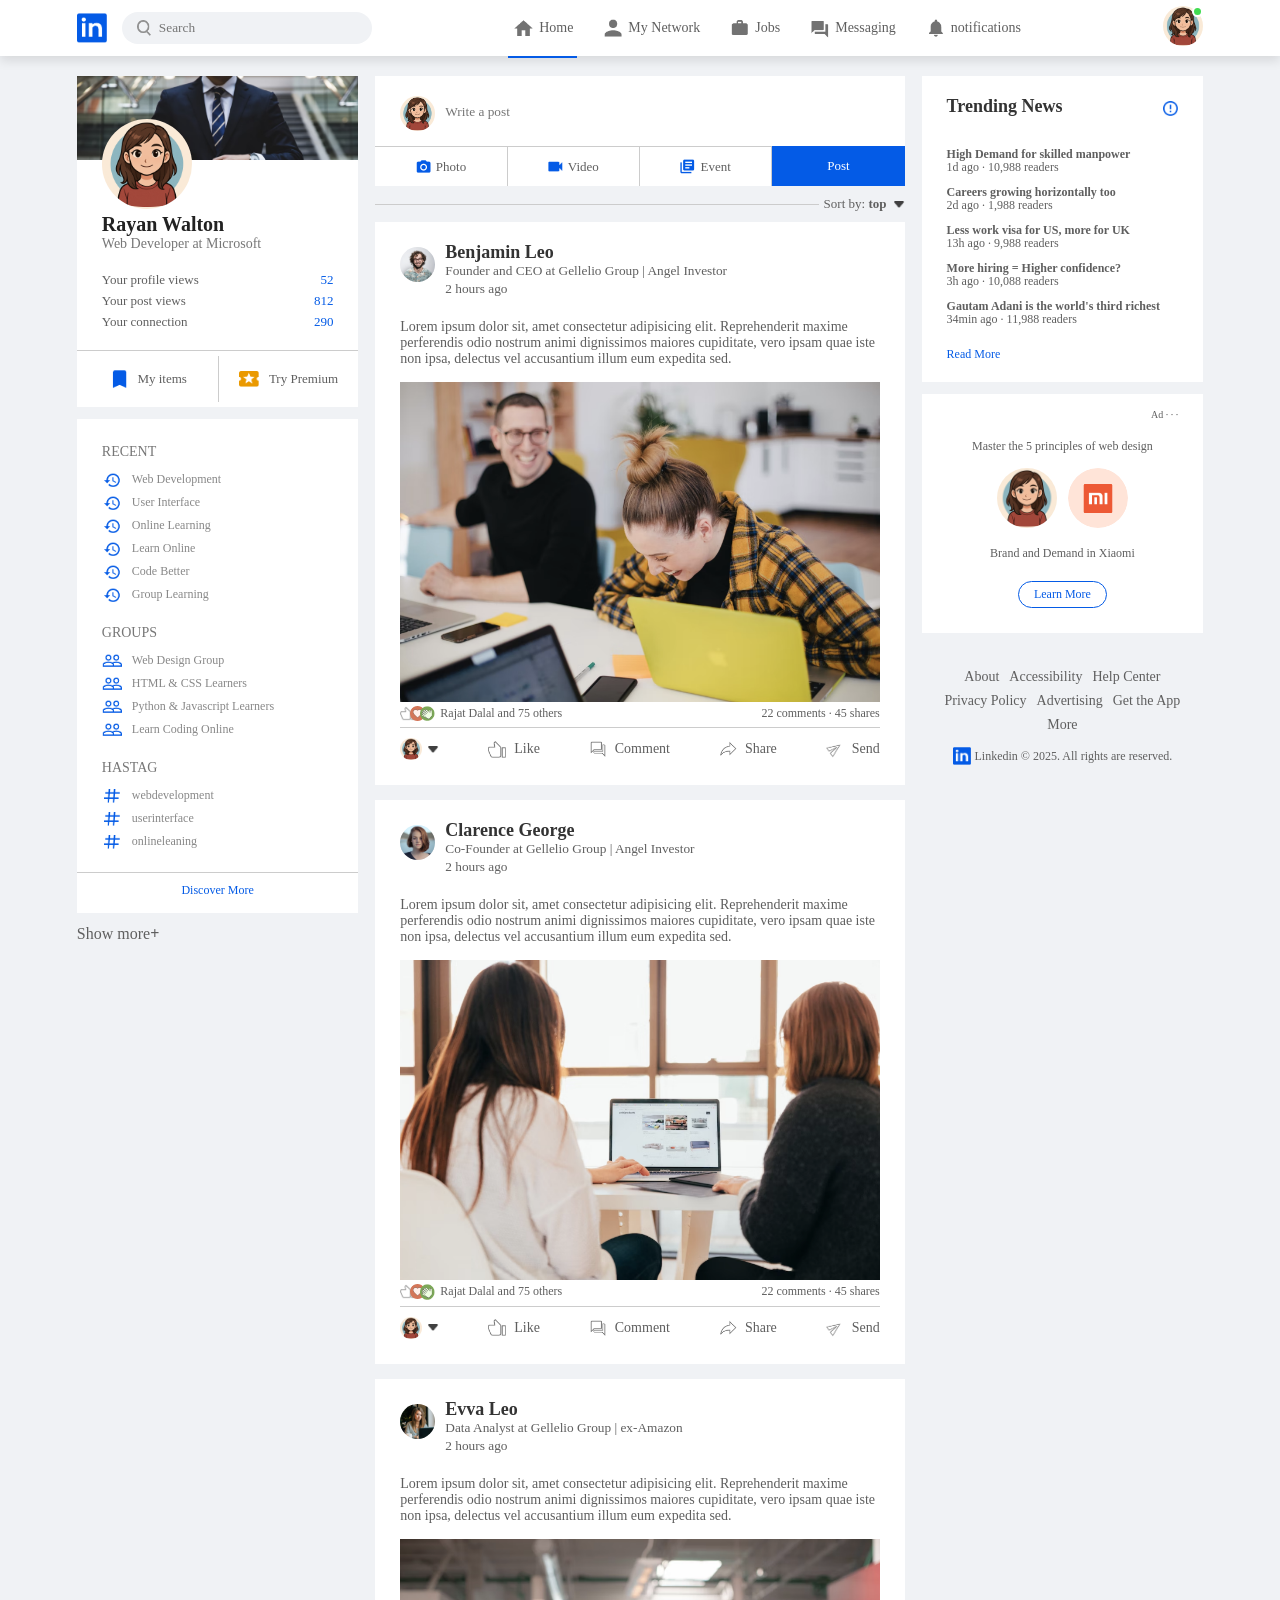
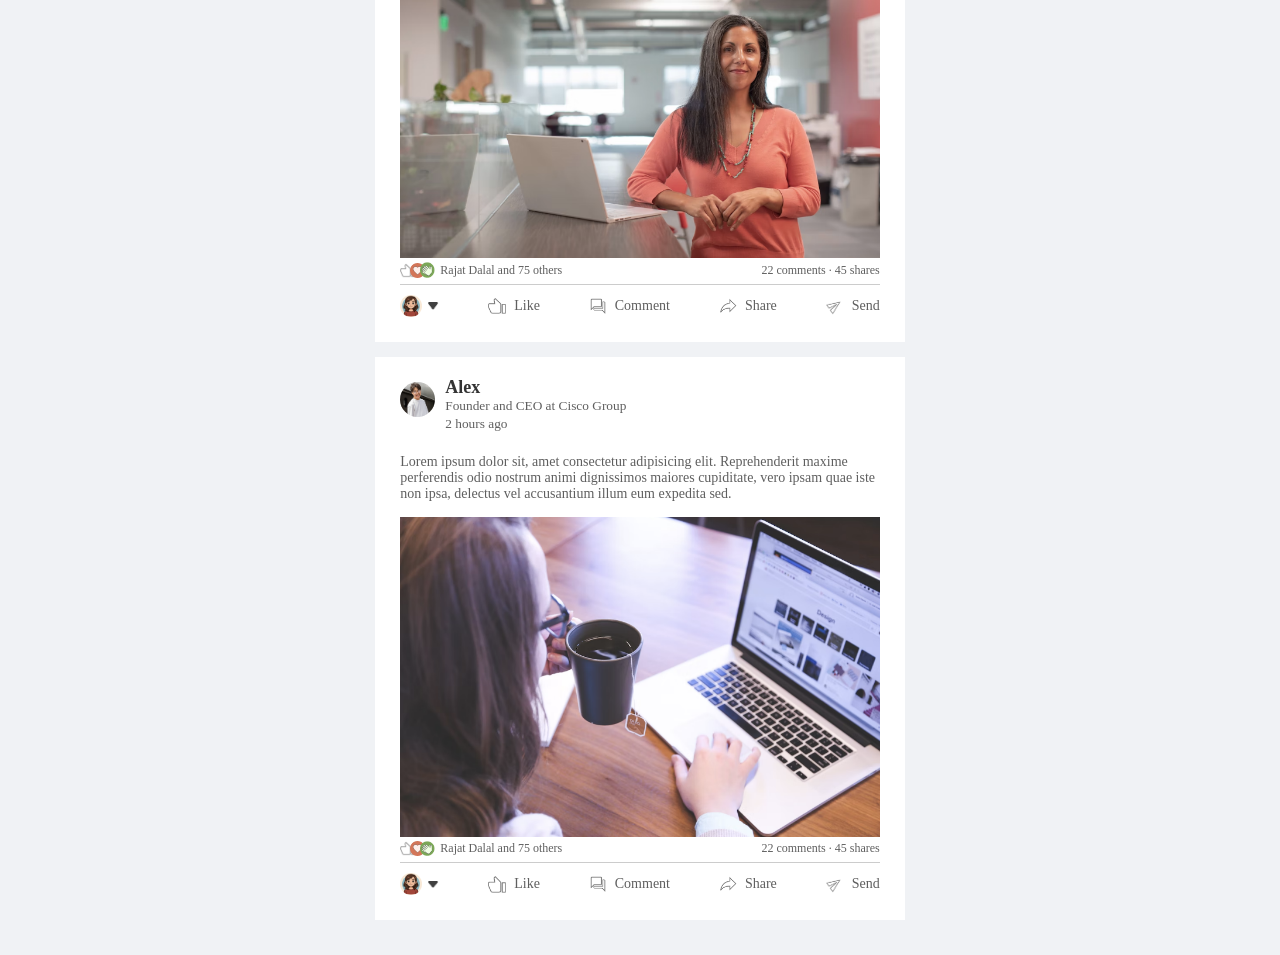
<file: HTML/index.html>
<!DOCTYPE html>
<html lang="en">
<head>
    <meta charset="UTF-8">
    <meta name="viewport" content="width=device-width, initial-scale=1.0">
    <title>linkedin-page</title>
    <link rel="stylesheet" href="../CSS/style.css">
</head>
<body>
    <nav class="navbar">
        <div class="navbar-left">
            <a href="index.html" class="logo"><img src="../images/logo.png" alt="LinkedIn Logo">
            </a>
            <div class="search-box">
                <img src="../images/search.png">
                <input type="text" placeholder="Search">
            </div>


        </div>
        <div class="navbar-center">
            <ul>
                <li><a href="#" class="active-link" ><img src="../images/home.png"><span>Home</span></a></li>
                <li><a href="#" ><img src="../images/network.png"><span>My Network</span></a></li>
                <li><a href="#" ><img src="../images/jobs.png"><span>Jobs</span></a></li>
                <li><a href="#" ><img src="../images/message.png"><span>Messaging</span></a></li>
                <li><a href="#" ><img src="../images/notification.png"><span>notifications</span></a></li>
            </ul>
        </div>
        <div class="navbar-right">
            <div class="online">
                <img src=../images/user-1.png class="nav-profile-img" onclick="toggleMenu()">
            </div>
           </div>
<!-- ----------------------------profile-dropdown-menu------------------------------ -->
<div class="profile-menu-wrap" id="profileMenu">
    <div class="profile-menu">
        <div class="user-info">
            <img src="../images/user-1.png">
            <div><h3>Rayan Walton</h3>
                <a href="../HTML/profile.html">See your profile</a></div>
        </div>
        <hr>
        <a href="#" class="profile-menu-link">
            <img src="../images/feedback.png" alt="">
            <p>Give Feedback</p>
            <span>></span>
        </a>
        <a href="#" class="profile-menu-link">
            <img src="../images/setting.png" alt="">
            <p>Settings & Privacy</p>
            <span>></span>
        </a>
    
        <a href="#" class="profile-menu-link">
            <img src="../images/help.png" alt="">
            <p>Help & Support</p>
            <span>></span>
        </a>
    
        <a href="#" class="profile-menu-link">
            <img src="../images/display.png" alt="">
            <p>Display & Accessibility</p>
            <span>></span>
        </a>
        <a href="#" class="profile-menu-link">
            <img src="../images/logout.png" alt="">
            <p>Logout</p>
            <span>></span>
        </a>
    
    
    </div>
</div>












    </nav>
    <!-- ------navbar-end----- -->
     <div class="container">
        <!-- ---------left-sidebar------------ -->
        <div class="left-sidebar">
            <div class="sidebar-profile-box">
                <img src="../images/cover-pic.png" width="100%">
                <div class="sidebar-profile-info">
                    <img src="../images/user-1.png">
                    <h1>Rayan Walton</h1>
                    <h3>Web Developer at Microsoft</h3>
                    <ul>
                        <li>Your profile views<span>52</span></li>
                        <li>Your post views <span>812</span></li>
                        <li>Your connection <span>290</span></li>
                    </ul>
                </div>
                <div class="sidebar-profile-link">
                    <a href="#"><img src="../images/items.png">My items</a>
                    <a href="#"><img src="../images/premium.png">Try Premium</a>
                </div>
            </div>
            <div class="sidebar-activity" id="sidebarActivity">
                <h3>RECENT</h3>
                <a href="#"><img src="../images/recent.png" >Web Development</a>
                <a href="#"><img src="../images/recent.png" >User Interface</a>
                <a href="#"><img src="../images/recent.png" >Online Learning</a>
                <a href="#"><img src="../images/recent.png" >Learn Online</a>
                <a href="#"><img src="../images/recent.png" >Code Better</a>
                <a href="#"><img src="../images/recent.png" >Group Learning</a>
                <h3>GROUPS</h3>
                <a href="#"><img src="../images/group.png" >Web Design Group</a>
                <a href="#"><img src="../images/group.png" >HTML & CSS Learners</a>
                <a href="#"><img src="../images/group.png" >Python & Javascript Learners</a>
                <a href="#"><img src="../images/group.png" >Learn Coding Online</a>
                <h3>HASTAG</h3>
                <a href="#"><img src="../images/hashtag.png" >webdevelopment</a>
                <a href="#"><img src="../images/hashtag.png" >userinterface</a>
                <a href="#"><img src="../images/hashtag.png" >onlineleaning</a>
                <div class="discover-more-link">
                    <a href="#">Discover More</a>
                </div>
            </div>
            <p id="showMoreLink" onclick="toggleActivity()"> Show more<b>+</b></p>
        </div>
        <!-- -----------------main-content---------------- -->
        <div class="main-content">
      <div class="create-post">
        <div class="create-post-input">
            <img src="../images/user-1.png">
            <textarea rows="2" placeholder="Write a post"></textarea>
        </div>
        <div class="create-post-link">
            <li><img src="../images/photo.png">Photo</li>
            <li><img src="../images/video.png">Video</li>
            <li><img src="../images/event.png">Event</li>
            <li class="list">Post</li>
        </div>
      </div>
      <div class="sort-by">
        <hr>
        <p>Sort by: <span>top <img src="../images/down-arrow.png"></span></p>
    </div>
    <div class="post">
        <div class="post-author">
            <img src="../images/user-2.png" >
            <div>
                <h1>Benjamin Leo</h1>
                <small>Founder and CEO at Gellelio Group | Angel Investor</small>
                <small>2 hours ago</small>
            </div>
        </div>
        <p>Lorem ipsum dolor sit, amet consectetur adipisicing elit. Reprehenderit maxime perferendis odio nostrum animi dignissimos maiores cupiditate, vero ipsam quae iste non ipsa, delectus vel accusantium illum eum expedita sed.</p>
        <img src="../images/post-image-1.png" width="100%">
        <div class="post-stats">
            <div>
                <img src="../images/thumbsup.png">
                <img src="../images/love.png">
                <img src="../images/clap.png">
                <span class="liked-users">Rajat Dalal and 75 others</span>
            </div>
            <div>
                <span>
                    22 comments &middot; 45 shares
                </span>
            </div>
        </div>
        <div class="post-activity">
            <div> 
                <img src="../images/user-1.png" class="post-activity-user-icon">
                <img src="../images/down-arrow.png" class="post-activity-arrow-icon">
            </div>
           
        <div class="post-activity-link">
            <img src="../images/like.png" alt="">
            <span>Like</span>
        </div>
        <div class="post-activity-link">
            <img src="../images/comment.png" alt="">
            <span>Comment</span>
        </div>
        <div class="post-activity-link">
            <img src="../images/share.png" alt="">
            <span>Share</span>
        </div>
        <div class="post-activity-link">
            <img src="../images/send.png" alt="">
            <span>Send</span>
        </div>
    </div>
</div>
<!-- ----2nd post--- -->
 
<div class="post">
    <div class="post-author">
        <img src="../images/user-3.png" >
        <div>
            <h1>Clarence George</h1>
            <small>Co-Founder at Gellelio Group | Angel Investor</small>
            <small>2 hours ago</small>
        </div>
    </div>
    <p>Lorem ipsum dolor sit, amet consectetur adipisicing elit. Reprehenderit maxime perferendis odio nostrum animi dignissimos maiores cupiditate, vero ipsam quae iste non ipsa, delectus vel accusantium illum eum expedita sed.</p>
    <img src="../images/post-image-2.png" width="100%">
    <div class="post-stats">
        <div>
            <img src="../images/thumbsup.png">
            <img src="../images/love.png">
            <img src="../images/clap.png">
            <span class="liked-users">Rajat Dalal and 75 others</span>
        </div>
        <div>
            <span>
                22 comments &middot; 45 shares
            </span>
        </div>
    </div>
    <div class="post-activity">
        <div> 
            <img src="../images/user-1.png" class="post-activity-user-icon">
            <img src="../images/down-arrow.png" class="post-activity-arrow-icon">
        </div>
       
    <div class="post-activity-link">
        <img src="../images/like.png" alt="">
        <span>Like</span>
    </div>
    <div class="post-activity-link">
        <img src="../images/comment.png" alt="">
        <span>Comment</span>
    </div>
    <div class="post-activity-link">
        <img src="../images/share.png" alt="">
        <span>Share</span>
    </div>
    <div class="post-activity-link">
        <img src="../images/send.png" alt="">
        <span>Send</span>
    </div>
</div>
</div>

<!-- ------------p0st3------ -->
 
<div class="post">
    <div class="post-author">
        <img src="../images/user-4.png" >
        <div>
            <h1>Evva Leo</h1>
            <small>Data Analyst at Gellelio Group | ex-Amazon</small>
            <small>2 hours ago</small>
        </div>
    </div>
    <p>Lorem ipsum dolor sit, amet consectetur adipisicing elit. Reprehenderit maxime perferendis odio nostrum animi dignissimos maiores cupiditate, vero ipsam quae iste non ipsa, delectus vel accusantium illum eum expedita sed.</p>
    <img src="../images/post-image-3.png" width="100%">
    <div class="post-stats">
        <div>
            <img src="../images/thumbsup.png">
            <img src="../images/love.png">
            <img src="../images/clap.png">
            <span class="liked-users">Rajat Dalal and 75 others</span>
        </div>
        <div>
            <span>
                22 comments &middot; 45 shares
            </span>
        </div>
    </div>
    <div class="post-activity">
        <div> 
            <img src="../images/user-1.png" class="post-activity-user-icon">
            <img src="../images/down-arrow.png" class="post-activity-arrow-icon">
        </div>
       
    <div class="post-activity-link">
        <img src="../images/like.png" alt="">
        <span>Like</span>
    </div>
    <div class="post-activity-link">
        <img src="../images/comment.png" alt="">
        <span>Comment</span>
    </div>
    <div class="post-activity-link">
        <img src="../images/share.png" alt="">
        <span>Share</span>
    </div>
    <div class="post-activity-link">
        <img src="../images/send.png" alt="">
        <span>Send</span>
    </div>
</div>
</div>
<!-- -------------post4--------- -->
 
<div class="post">
    <div class="post-author">
        <img src="../images/user-5.png" >
        <div>
            <h1>Alex</h1>
            <small>Founder and CEO at Cisco Group </small>
            <small>2 hours ago</small>
        </div>
    </div>
    <p>Lorem ipsum dolor sit, amet consectetur adipisicing elit. Reprehenderit maxime perferendis odio nostrum animi dignissimos maiores cupiditate, vero ipsam quae iste non ipsa, delectus vel accusantium illum eum expedita sed.</p>
    <img src="../images/post-image-4.png" width="100%">
    <div class="post-stats">
        <div>
            <img src="../images/thumbsup.png">
            <img src="../images/love.png">
            <img src="../images/clap.png">
            <span class="liked-users">Rajat Dalal and 75 others</span>
        </div>
        <div>
            <span>
                22 comments &middot; 45 shares
            </span>
        </div>
    </div>
    <div class="post-activity">
        <div> 
            <img src="../images/user-1.png" class="post-activity-user-icon">
            <img src="../images/down-arrow.png" class="post-activity-arrow-icon">
        </div>
       
    <div class="post-activity-link">
        <img src="../images/like.png" alt="">
        <span>Like</span>
    </div>
    <div class="post-activity-link">
        <img src="../images/comment.png" alt="">
        <span>Comment</span>
    </div>
    <div class="post-activity-link">
        <img src="../images/share.png" alt="">
        <span>Share</span>
    </div>
    <div class="post-activity-link">
        <img src="../images/send.png" alt="">
        <span>Send</span>
    </div>
</div>
</div>
</div>

        <!-- -----------------right-sidebar------------ -->
        <div class="right-sidebar">
            <div class="sidebar-news">
                <img src="../images/more.png" class="info-icon">
                <h3>Trending News</h3>
                <a href="#">High Demand for skilled manpower</a>
                <span>1d ago &middot; 10,988 readers</span>

                <a href="#">Careers growing horizontally too</a>
                <span>2d ago &middot; 1,988 readers</span>

                <a href="#">Less work visa for US, more for UK</a>
                <span>13h ago &middot; 9,988 readers</span>

                <a href="#">More hiring = Higher confidence?</a>
                <span>3h ago &middot; 10,088 readers</span>

                <a href="#">Gautam Adani is the world's third richest</a>
                <span>34min ago &middot; 11,988 readers</span>

                <a href="#" class="read-more-link">Read More</a>

            </div>
            <div class="sidebar-ad">
                <small>Ad &middot; &middot; &middot;</small>
                <p>Master the 5 principles of web design</p>
                <div>
                    <img src="../images/user-1.png" >
                    <img src="../images/mi-logo.png" >
                </div>
                <b>Brand and Demand in Xiaomi</b>
                <a href="#" class="ad-link">Learn More</a>
            </div>
            <div class="sidebar-useful-links">
                <a href="#">About</a>
                <a href="#">Accessibility</a>
                <a href="#">Help Center</a>
                <a href="#">Privacy Policy</a>
                <a href="#">Advertising</a>
                <a href="#">Get the App</a>
                <a href="#">More</a>
                <div class="copyright-msg">
                    <img src="../images/logo.png">
                    <p>Linkedin &#169; 2025. All rights are reserved.</p>
                </div>
            </div>
        </div>
</div>



<script>
let profileMenu=document.getElementById("profileMenu");
function toggleMenu(){
    profileMenu.classList.toggle("open-menu")
}


</script>

<!-- <script>
    let sideActivity=document.getElementById("sidebarActivity");
let moreLink=document.getElementById("showMoreLink");

function toggleActivity(){
    sideActivity.classList.toggle("open-activity")
    
}
</script> -->

</body>
</html>
</file>
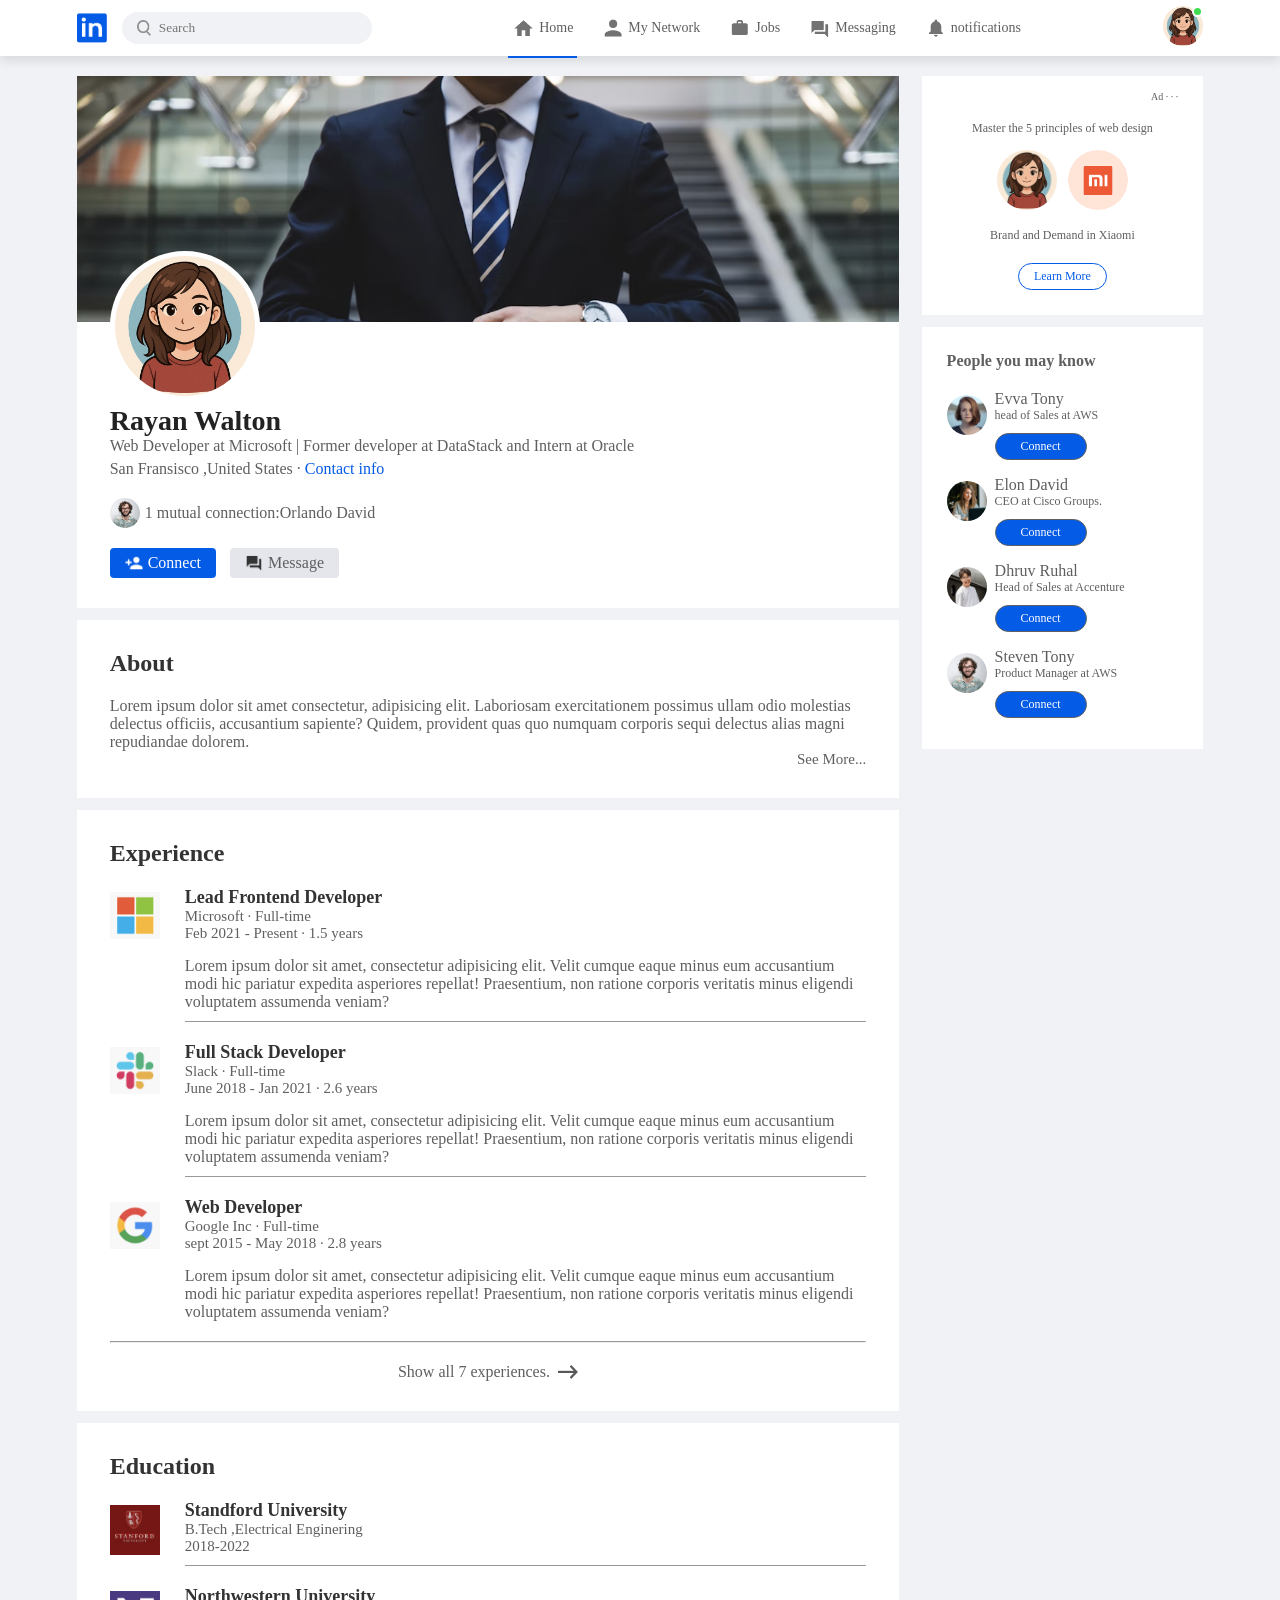
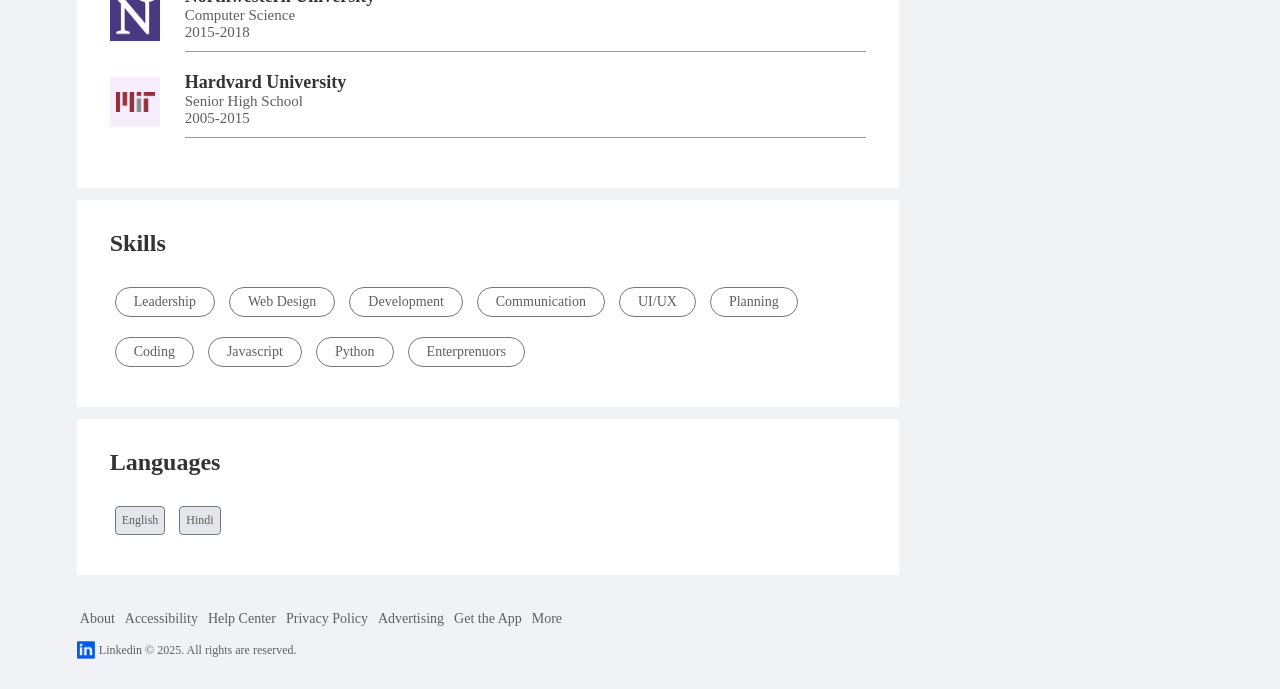
<file: HTML/profile.html>
<!DOCTYPE html>
<html lang="en">
<head>
    <meta charset="UTF-8">
    <meta name="viewport" content="width=device-width, initial-scale=1.0">
    <title>linkedin-page</title>
    <link rel="stylesheet" href="../CSS/style.css">
</head>
<body>
    <nav class="navbar">
        <div class="navbar-left">
            <a href="index.html" class="logo"><img src="../images/logo.png" alt="LinkedIn Logo">
            </a>
            <div class="search-box">
                <img src="../images/search.png">
                <input type="text" placeholder="Search">
            </div>


        </div>
        <div class="navbar-center">
            <ul>
                <li><a href="#" class="active-link" ><img src="../images/home.png"><span>Home</span></a></li>
                <li><a href="#" ><img src="../images/network.png"><span>My Network</span></a></li>
                <li><a href="#" ><img src="../images/jobs.png"><span>Jobs</span></a></li>
                <li><a href="#" ><img src="../images/message.png"><span>Messaging</span></a></li>
                <li><a href="#" ><img src="../images/notification.png"><span>notifications</span></a></li>
            </ul>
        </div>
        <div class="navbar-right">
            <div class="online">
                <img src=../images/user-1.png class="nav-profile-img" onclick="toggleMenu()">
            </div>
           </div>
<!-- ----------------------------profile-dropdown-menu------------------------------ -->
<div class="profile-menu-wrap" id="profileMenu">
    <div class="profile-menu">
        <div class="user-info">
            <img src="../images/user-1.png">
            <div><h3>Rayan Walton</h3>
                <a href="../HTML/profile.html">See your profile</a></div>
        </div>
        <hr>
        <a href="#" class="profile-menu-link">
            <img src="../images/feedback.png" alt="">
            <p>Give Feedback</p>
            <span>></span>
        </a>
        <a href="#" class="profile-menu-link">
            <img src="../images/setting.png" alt="">
            <p>Settings & Privacy</p>
            <span>></span>
        </a>
    
        <a href="#" class="profile-menu-link">
            <img src="../images/help.png" alt="">
            <p>Help & Support</p>
            <span>></span>
        </a>
    
        <a href="#" class="profile-menu-link">
            <img src="../images/display.png" alt="">
            <p>Display & Accessibility</p>
            <span>></span>
        </a>
        <a href="#" class="profile-menu-link">
            <img src="../images/logout.png" alt="">
            <p>Logout</p>
            <span>></span>
        </a>
    
    
    </div>
</div></nav>
<!-- --------------------------nav close------------------- -->







<div class="container">
    <div class="profile-main">
     <div class="profile-container">
        <img src="../images/cover-pic.png" width="100%">
        <div class="profile-container-inner">
            <img src="../images/user-1.png" class="profile-pic" >
            <h1>Rayan Walton</h1>
            <b>Web Developer at Microsoft | Former developer at DataStack and
                Intern at Oracle
            </b>
            <p>San Fransisco ,United States &middot; <a href="#">Contact info</a></p>
            <div class="mutual-connection">
                <img src="../images/user-2.png" >
                <span>1 mutual connection:Orlando David</span>
            </div>
            <div class="profile-btn">
                <a href="#" class="primary-btn"><img src="../images/connect.png" >Connect</a>
                <a href="#"><img src="../images/chat.png" >Message</a>
            </div>
        </div>
     </div>

     <div class="profile-description">
        <h2>About</h2>
        <p>Lorem ipsum dolor sit amet consectetur, adipisicing elit. Laboriosam exercitationem possimus ullam odio molestias delectus officiis, accusantium sapiente? Quidem, provident quas quo numquam corporis sequi delectus alias magni repudiandae dolorem.</p>
        <a href="#" class="see-more-link">See More...</a>
     </div>
     <div class="profile-description">
        <h2>Experience</h2>
        <div class="profile-desc-row">
            <img src="../images/microsoft.png">
            <div>
                <h3>Lead Frontend Developer</h3>
                <b>Microsoft &middot; Full-time</b>
                <b>Feb 2021 - Present &middot; 1.5 years</b>
                <p>Lorem ipsum dolor sit amet, consectetur adipisicing elit. Velit cumque eaque minus eum accusantium modi hic pariatur expedita asperiores repellat! Praesentium, non ratione corporis veritatis minus eligendi voluptatem assumenda veniam?</p>
                <hr>
            </div>
</div>

            <div class="profile-desc-row">
                <img src="../images/slack.png">
                <div>
                    <h3>Full Stack Developer</h3>
                    <b>Slack &middot; Full-time</b>
                    <b>June  2018 - Jan 2021 &middot; 2.6 years</b>
                    <p>Lorem ipsum dolor sit amet, consectetur adipisicing elit. Velit cumque eaque minus eum accusantium modi hic pariatur expedita asperiores repellat! Praesentium, non ratione corporis veritatis minus eligendi voluptatem assumenda veniam?</p>
                    <hr>
                </div>
      
        </div>



        <div class="profile-desc-row">
            <img src="../images/google.png">
            <div>
                <h3>Web Developer</h3>
                <b>Google Inc &middot; Full-time</b>
                <b>sept 2015 - May 2018 &middot; 2.8 years</b>
                <p>Lorem ipsum dolor sit amet, consectetur adipisicing elit. Velit cumque eaque minus eum accusantium modi hic pariatur expedita asperiores repellat! Praesentium, non ratione corporis veritatis minus eligendi voluptatem assumenda veniam?</p>
                
            </div>
  
     </div>
     <hr>
     <a href="#" class="experience-link">Show all 7 experiences.<img src="../images/right-arrow.png"></a>
    </div>

    <div class="profile-description">
        <h2>Education</h2>
        <div class="profile-desc-row">
            <img src="../images/stanford.png" >
            <div>
                <h3>Standford University</h3>
                <b>B.Tech ,Electrical Enginering</b>
                <b>2018-2022</b>
                <hr>
            </div>
        </div>

        <div class="profile-desc-row">
            <img src="../images/north.png" >
            <div>
                <h3>Northwestern University</h3>
                <b>Computer Science</b>
                <b>2015-2018</b>
                <hr>
            </div>
        </div>


        <div class="profile-desc-row">
            <img src="../images/mit.png" >
            <div>
                <h3>Hardvard University</h3>
                <b>Senior High School</b>
                <b>2005-2015</b>
                <hr>
            </div>
        </div>
    </div>

    <div class="profile-description">
  <h2>Skills</h2>
  <a href="#" class="skills-btn">Leadership</a>
  <a href="#" class="skills-btn">Web Design</a>
  <a href="#" class="skills-btn">Development</a>
  <a href="#" class="skills-btn">Communication</a>
  <a href="#" class="skills-btn">UI/UX</a>
  <a href="#" class="skills-btn">Planning</a>
  <a href="#" class="skills-btn">Coding</a>
  <a href="#" class="skills-btn">Javascript</a>
  <a href="#" class="skills-btn">Python</a>
  <a href="#" class="skills-btn">Enterprenuors</a>
  
    </div>

    <div class="profile-description">
        <h2>Languages</h2>
        <a href="#" class="language-btn">English</a>
        <a href="#" class="language-btn">Hindi</a>


    </div>
    </div>
    <!-- ------------------profile-sidebar------------ -->
          <div class="profile-sidebar">
            
            <div class="sidebar-ad">
                <small>Ad &middot; &middot; &middot;</small>
                <p>Master the 5 principles of web design</p>
                <div>
                    <img src="../images/user-1.png" >
                    <img src="../images/mi-logo.png" >
                </div>
                <b>Brand and Demand in Xiaomi</b>
                <a href="#" class="ad-link">Learn More</a>
            </div>
            <div class="sidebar-people">
                <h3>People you may know</h3>
                <div class="sidebar-people-row">
                    <img src="../images/user-3.png">
                    <div>
                        <h2>Evva Tony</h2>
                        <p>head of Sales at AWS</p>
                        <a href="#">Connect</a>
                    </div>
                </div>
          


           
                <div class="sidebar-people-row">
                    <img src="../images/user-4.png">
                    <div>
                        <h2>Elon David</h2>
                        <p> CEO at Cisco Groups.</p>
                        <a href="#">Connect</a>
                    </div>
               
            </div>

            
                <div class="sidebar-people-row">
                    <img src="../images/user-5.png">
                    <div>
                        <h2>Dhruv Ruhal</h2>
                        <p>Head of Sales at Accenture</p>
                        <a href="#">Connect</a>
                    </div>
               
            </div>

           
                <div class="sidebar-people-row">
                    <img src="../images/user-2.png">
                    <div>
                        <h2>Steven Tony</h2>
                        <p>Product Manager at AWS</p>
                        <a href="#">Connect</a>
                    </div>
               
            </div>  </div>

        </div>
    
</div>



<div class="profile-footer">
    <div class="sidebar-useful-links">
        <a href="#">About</a>
        <a href="#">Accessibility</a>
        <a href="#">Help Center</a>
        <a href="#">Privacy Policy</a>
        <a href="#">Advertising</a>
        <a href="#">Get the App</a>
        <a href="#">More</a>
        <div class="copyright-msg">
            <img src="../images/logo.png">
            <p>Linkedin &#169; 2025. All rights are reserved.</p>
        </div>
    </div>
</div>

<script>
let profileMenu=document.getElementById("profileMenu");
function toggleMenu(){
    profileMenu.classList.toggle("open-menu")
}
</script>

</body>
</html>
</file>
<file: CSS/style.css>
*{
    margin: 0;
    padding: 0;
    font-family: 'Poppins','sans-serif';
    box-sizing: border-box;
}
body{
    background-color: #f0f2f5;
    color:#5f5f5f;
}
a{
    text-decoration: none;
    color:#5f5f5f;
}
.navbar{
    display:flex;
    justify-content: space-between;
    align-items: center;
    background:#fff ;
    padding:6px 6%;
    position: sticky;
    top:0;
    z-index: 100;
    box-shadow: 0 5px 10px rgba(0,0,0,0.1);
}
 .logo img{
    width:30px;
    margin-right: 15px;
    display: block;

}
.navbar-center ul li{
display: inline-block;
list-style: none;


}
.navbar-center ul li a{
    display: flex;
    align-items: center;
    justify-content: center;
    font-size: 14px;
    margin: 5px 8px;
    padding-right: 5px;
    position: relative;
}
.navbar-center ul li a img{
    width:30px;
}
.navbar-center ul li a ::after{
content:'';
width:0;
height: 2px;
background: #045be6;
position: absolute;
bottom:-15px;
left:-1px;
transition:width 0.3s ;
}
.navbar-center ul li a:hover ::after{
width: 100%;
}
.navbar-center ul li a.active-link ::after{
    width:100%;
}

.nav-profile-img{
    width:40px;
    border-radius:50% ;
    cursor:pointer;
    position:relative;
}
.online{
    position: relative;
}
.online::after{
content:'';
width:7px;
height: 7px;
border:2px solid #fff;
border-radius: 50%;
right:0px;
top:0px;
background: #41db51;
position:absolute;
}
.search-box{
    background: #f0f2f5;
    width:250px;
    border-radius:20px;
    display:flex;
    align-items: center;
    justify-content: center;
    padding: 0 15px;
}
.navbar-left{
    display: flex;
    align-items: center;
}
.search-box img{
    width:14px;

}
.search-box input{
    width:100%;
    background: transparent;
    padding:8px;
    /* outline: none; */
    border:0;
}
    /* ---------------navbar end------------ */
    .container{
        padding :20px 6%;
        display:flex;
        flex-wrap: wrap;
        justify-content: space-between;
    
    }
    /* --------------left-sidebar----------- */
    .left-sidebar{
        flex-basis:25%;
        align-self: flex-start;
        position: sticky;
        top:73px;
    }

    .sidebar-profile-box{
        background: #fff;
    }
    .sidebar-profile-info{
        padding:0 25px;
    }
    .sidebar-profile-info img{
        width:90px;
        border-radius:50%;
        background: #fff;
        margin-top:-45px;
    }
    .sidebar-profile-info h1{
       font-size:20px;
       font-weight: 600;
       color:#222;
    }
    .sidebar-profile-info h3{
        font-size:14px;
        font-weight: 500;
        color:#777;
    }
    .sidebar-profile-info ul{
        list-style: none;
        margin:20px 0;
       }
       .sidebar-profile-info ul li{
       width:100%;
       margin:5px 0;
       font-size: 13px;
       }
       .sidebar-profile-info ul li span{
        float:right;
        color:#045be6;
       }
     .sidebar-profile-link{
        display: flex;
        align-items: center;
       border-top:1px solid #ccc;
     }
     .sidebar-profile-link a{
        flex-basis: 50%;
        display: flex;
        align-items: center;
        justify-content: center;
        padding: 15px 0;
        font-size: 13px;
        border-left: 1px solid #ccc;
     }
     .sidebar-profile-link a:first-child{
        border-left: 0;
     }
     .sidebar-profile-link a img{
        width:20px;
        margin-right: 10px;
     }
     .sidebar-activity{
        background: #fff;
        padding: 5px 25px;
        margin:12px 0;
     }
     .sidebar-activity h3{
        color:#777;
        font-size: 14px;
        font-weight: 500;
        margin:20px 0 10px;
     }
     .sidebar-activity a{
        display: flex;
        align-items: center;
        font-size: 12px;
        font-weight: 500;
        color:#888;
        margin: 3px 0;
     }
     .sidebar-activity a img{
        width:20px;
        margin-right: 10px;
     }
    .discover-more-link{
     border-top: 1px solid #ccc;
     text-align: center;
     margin-top: 20px;
     margin-left: -25px;
     margin-right: -25px;
}
.discover-more-link a{
    color:#045be6;
    display: inline-block;
    margin: 10px 0;
}

/* -----------------main-content---------------- */
.main-content{
    flex-basis: 47%;

}
.create-post{
    background: #fff;
}
.create-post-input{
    padding: 20px 25px 10px;
    display: flex;
    align-items: flex-start;
}
.create-post-input img{
    width:35px;
    border-radius: 50%;
    margin-right: 10px;
}

.create-post-input textarea{
    width: 100%;
    border:0;
    outline:0;
    resize:none;
    background: transparent;
    margin-top: 8px;
}
::placeholder{
    font-weight: 500;
}
.create-post-link{
    display: flex;
    align-items: flex-start;
    
}
.create-post-link li{
    list-style: none;
    border-top: 1px solid #ccc;
    border-right: 1px solid #ccc;
    flex-basis: 25%;
    height:40px;
    font-size:13px;
    display:flex;
    align-items: center;
    justify-content: center;
    cursor:pointer;
}
.create-post-link .list{
     border-right:none; 
}
.create-post-link li img{
    width:15px;
    margin-right: 5px;
}
.create-post-link li:last-child{
    background: #045be6;
    color:#fff;
    border-top:0;
}
.sort-by{
    display:flex;
    align-items: center;
    margin:10px 0;
}
.sort-by hr{
    flex:1;
    border:0;
    height:1px;
    background:#ccc;
}
.sort-by p{
    font-size: 13px;
    padding-left: 5px;
    
}
.sort-by p span{
    font-weight:600;
    cursor:pointer;
}
.sort-by p span img{
    width:12px;
    margin-left: 3px;
}
.post{
    background: #fff;
    padding:20px 25px 25px;
    margin:5px 0 15px;
}
.post-author{
    display: flex;
    align-items: flex-start;
    margin-bottom: 20px;
}
.post-author img{
width:35px;
border-radius: 50%;
margin-right: 10px;
margin-top: 5px;
}
.post-author h1{
    font-size:18px;
    font-weight: 600;
    color:#333;
}
.post-author small{
    display:block;
    margin-bottom: 2px;
}
.post p{
    font-size: 14px;
    margin-bottom: 15px;
}
.post-stats{
display:flex;
flex-wrap: wrap;
align-items: center;
justify-content: space-between;
font-size: 12px;
border-bottom: 1px solid #ccc;
padding-bottom: 6px;
}
.post-stats div {
    display: flex;
    align-items: center;
}
.post-stats img{
    width:15px;
    margin-right:-5px;
}
.liked-users{
    margin-left: 10px;
}
.post-activity{
    display: flex;
    align-items: center;
    justify-content: space-between;
    /* padding:10px 0 ; */
    padding-top: 10px;
    font-size: 14px;
    font-weight: 500;
    
}
.post-activity div{
    display: flex;
    align-items: center;
}
.post-activity-user-icon{
    width:22px;
    border-radius: 50%;
}
.post-activity-arrow-icon{
    width: 12px;
    margin-left: 5px;
}

.post-activity-link img{
width: 18px;
margin-right: 8px;
}


    /* -----------------.right-sidebar---------------- */
    .right-sidebar{
        flex-basis:25%;
        align-self: flex-start;
        position: sticky;
        top:73px;
    }
    .sidebar-news{
        background: #fff;
        padding: 10px 25px;
    }
   .info-icon{
    width: 15px;
    float:right;
    margin-top: 15px;
   }
.sidebar-news h3{
    font-size:18px;
    font-weight: 600;
    color:#333;
    margin:10px 0 30px;
}
.sidebar-news a{
    display: block;
    font-size: 12px;
    font-weight: 600;
    margin-top: 10px;
    margin-bottom: -5px;
}
.sidebar-news span{
    font-size: 12px;

}
.sidebar-news .read-more-link{
color: #045be6;
font-weight: 500;
margin:20px 0 10px;

}
.sidebar-ad{
    background: #fff;
    padding: 15px 25px;
    text-align:center;
    margin:12px 0;
    font-size: 12px;
}
.sidebar-ad img{
    width: 60px;
    border-radius: 50%;
    margin:4px;
}
.sidebar-ad small{
    float:right;
    font-weight: 500;
}
.sidebar-ad p{
    margin-top: 30px;
    margin-bottom: 10px;
}
.sidebar-ad b{
    display: block;
    font-weight: 500;
    margin-top: 10px;
}
.ad-link{
display: inline-block;
border: 1px solid #045be6;
border-radius: 30px;
padding: 5px 15px;
color: #045be6;
font-weight: 500;
margin: 20px auto 10px;
}
.sidebar-useful-links{
    padding: 20px 1px;
    text-align: center;
}
.sidebar-useful-links a{
    display: inline-block;
    font-size: 14px;
    margin: 4px 3px;
}
.copyright-msg{
    display: flex;
    align-items: center;
    justify-content: center;
    font-size: 12px;
    margin-top: 10px;
    font-weight: 500;
}
.copyright-msg img{
    width: 18px;
    margin-right: 4px;
}
/* ----------------PROFILE-DROP-DOWN-MENU-------------- */
.profile-menu-wrap{
    position: absolute;
    top:100%;
    right:5%;
    width:320px;
    max-height: 0;
    overflow: hidden;
    transition: max-height 0.5s;
}
.profile-menu-wrap.open-menu{
    min-height: 400px;
}
.profile-menu{
    background: #222;
    color: #fff;
    padding: 20px;
    margin: 10px;
}
.user-info{
    display: flex;
    /* justify-content: center; */
    align-items: center;
}
.user-info img{
    width:50px;
    border-radius: 50%;
    margin-right: 15px;
}
.user-info h3{
    font-weight: 500;
    margin-bottom: -7px;
}
.user-info a{
    color: #c9dbf8;
    font-size: 13px;
}
.profile-menu hr{
    border:0;
    height: 1px;
    width:100%;
    background: #fff;
    margin: 15px 0 10px;
}
.profile-menu-link{
    display: flex;
    align-items: center;
    color:#fff;
    margin: 12px 0;
    font-size: 14px;
}
.profile-menu-link p{
    width: 100%;
}
.profile-menu-link img{
    width:35px;
    border-radius: 50%;
    margin-right: 15px;
}
/* -------------------profile-page------------------- */
.profile-main{
    flex-basis: 73%;
}
.profile-sidebar{
    flex-basis: 25%;
    align-self: flex-start;
    position: sticky;
    top:73px;
}
.profile-container{
    background: #fff;
}
.profile-container-inner{
    padding: 0 4% 10px;
}
.profile-pic{
    width:150px;
    border-radius: 50%;
    margin-top:-75px;
    padding:5px;
    background: #fff;
}
.profile-container h1{
    font-size: 28px;
    font-weight: 600;
    color:#222;
}
.profile-container b{
    font-weight: 500;

}
.profile-container p{
    margin-top: 5px;
}
.profile-container p a{
    color:#045be6;
    font-weight: 500;
}
.mutual-connection{
    display: flex;
    align-items: center;
    margin: 20px 0;
}
.mutual-connection img{
    width: 30px;
    border-radius: 50%;
    margin-right: 5px;
}
.profile-btn{
    margin:20px 0;
}
.profile-btn a{
    display: inline-flex;
    align-items: center;
    background: #e4e6eb;
    padding: 6px 15px;
    border-radius: 4px;
    margin-right:10px;
}
.profile-btn a img{
    width:18px;
    margin-right: 5px;
}
.profile-btn .primary-btn{
    background: #045be6;
    color:#fff;
}
.profile-description{
    background: #fff;
    padding:20px 4% 30px;
    margin:12px 0;
}
.profile-description h2{
    color:#333;
    margin:10px 0 20px;
    font-weight: 600;

}
.see-more-link{
    display:block;
    text-align: right;
    font-size: 15px;
}
.profile-desc-row{
    display:flex;
    align-items: flex-start;
    margin:20px 0;
}
.profile-desc-row img{
    width:50px;
    margin-right: 25px;
    margin-top:5px;
}
.profile-desc-row div{
    width:100%;
}
.profile-desc-row h3{
    font-size:18px;
    font-weight: 600;
    color:#333;
}
.profile-desc-row b{
    display: block;
    font-weight: 500;
    font-size: 15px;

}
.profile-desc-row p{
    margin-top: 15px;

}
.profile-desc-row hr{
    border:0;
    border-bottom: 1px solid #999;
    margin-top: 10px;
}
.experience-link{
    display: flex;
    align-items: center;
    justify-content: center;
    padding-top:20px;
    font-weight: 500;
}
.experience-link img{
    width:20px;
    margin-left: 8px;
}
.skills-btn{
    display:inline-block;
    margin:10px 5px;
    padding:6px 18px;
    border:1px solid #777;
    border-radius:30px;
    font-size:14px;
    font-weight:500;
}
.language-btn{
    display:inline-block;margin: 10px 5px;
    padding:6px;
    background: #e4e6eb;
    font-size: 12px;
    font-weight: 500;
    border:1px solid #777;
    border-radius:4px;
}
/* -----------------profile-right-sidebar-------------- */
.profile-sidebar .sidebar-ad{
margin:0;
}
.sidebar-people{
    background:#fff;
    padding:15px 25px;
    margin:12px 0;
    font-size: 12px;
}
.sidebar-people h3{
    font-size: 16px;
    font-weight: 600;
    margin:10px 0 20px;
 }
 .sidebar-people-row{
    display:flex;
    align-items:flex-start;
    margin:6px 0;
 }
 .sidebar-people-row img{
    width:40px;
    border-radius: 50%;
    margin-right:8px;
    margin-top:5px;

 }
 .sidebar-people-row h2{
    font-size:16px;
    font-weight: 500;
 }
 .sidebar-people-row a{
    display: inline-block;
    margin:10px 0;
    padding:5px 25px;
    border:1px solid #5f5f5f;
    border-radius: 30px;
    font-weight: 500; 
    background-color: #045be6;
    color: #fff;
 }
 .profile-footer{
    padding:0 6% 30px;
 }
 .profile-footer .sidebar-useful-links{
    text-align: left;
    padding: 0;
 }
 .profile-footer .copyright-msg{
    justify-content: flex-start;
 }
 /* -----------------------make responsive------------------ */
 @media only   screen and (max-width:600px) {
   .search-box{
    background: transparent;
    width:auto;
    padding: 0;
   } 
   .search-box input{
    width:0;
    padding: 0;
   }
   .navbar-center ul li a {
    padding-right: 0;
    margin: 5px;
   }
   .navbar-center ul li a span{
    display: none;
   }
   .nav-profile-img{
    width:30px;
   }
   .container{
    padding:15px 3%;
   }
   .left-sidebar,.right-sidebar,.main-content{
 flex-basis: 100%;
 position:relative;
 top:unset;
   }
   .post-stats div {
margin: 2ox 0;
   }
   .post-activity-link span{
    display: none;
   }
   .post-activity-link img{
    margin-right: 0;
   }
   .profile-main,.profile-sidebar{
    flex-basis: 100%;
   }
   .profile-container{
    font-size: 14px;
   }
   .profile-pic{
    width:100px;
    margin-top: -50px;
   }
   .profile-description{
    font-size: 14px;
   }
   /* #showMoreLink{
    display: block;
    width: fit-content;
    margin: 10px auto;
    font-size: 14px;
    cursor:pointer;
   } */
   /* .sidebar-activity {
    display: none;
   }
   .sidebar-activity .open-activity{
    display: block;
   } */
 }
</file>
